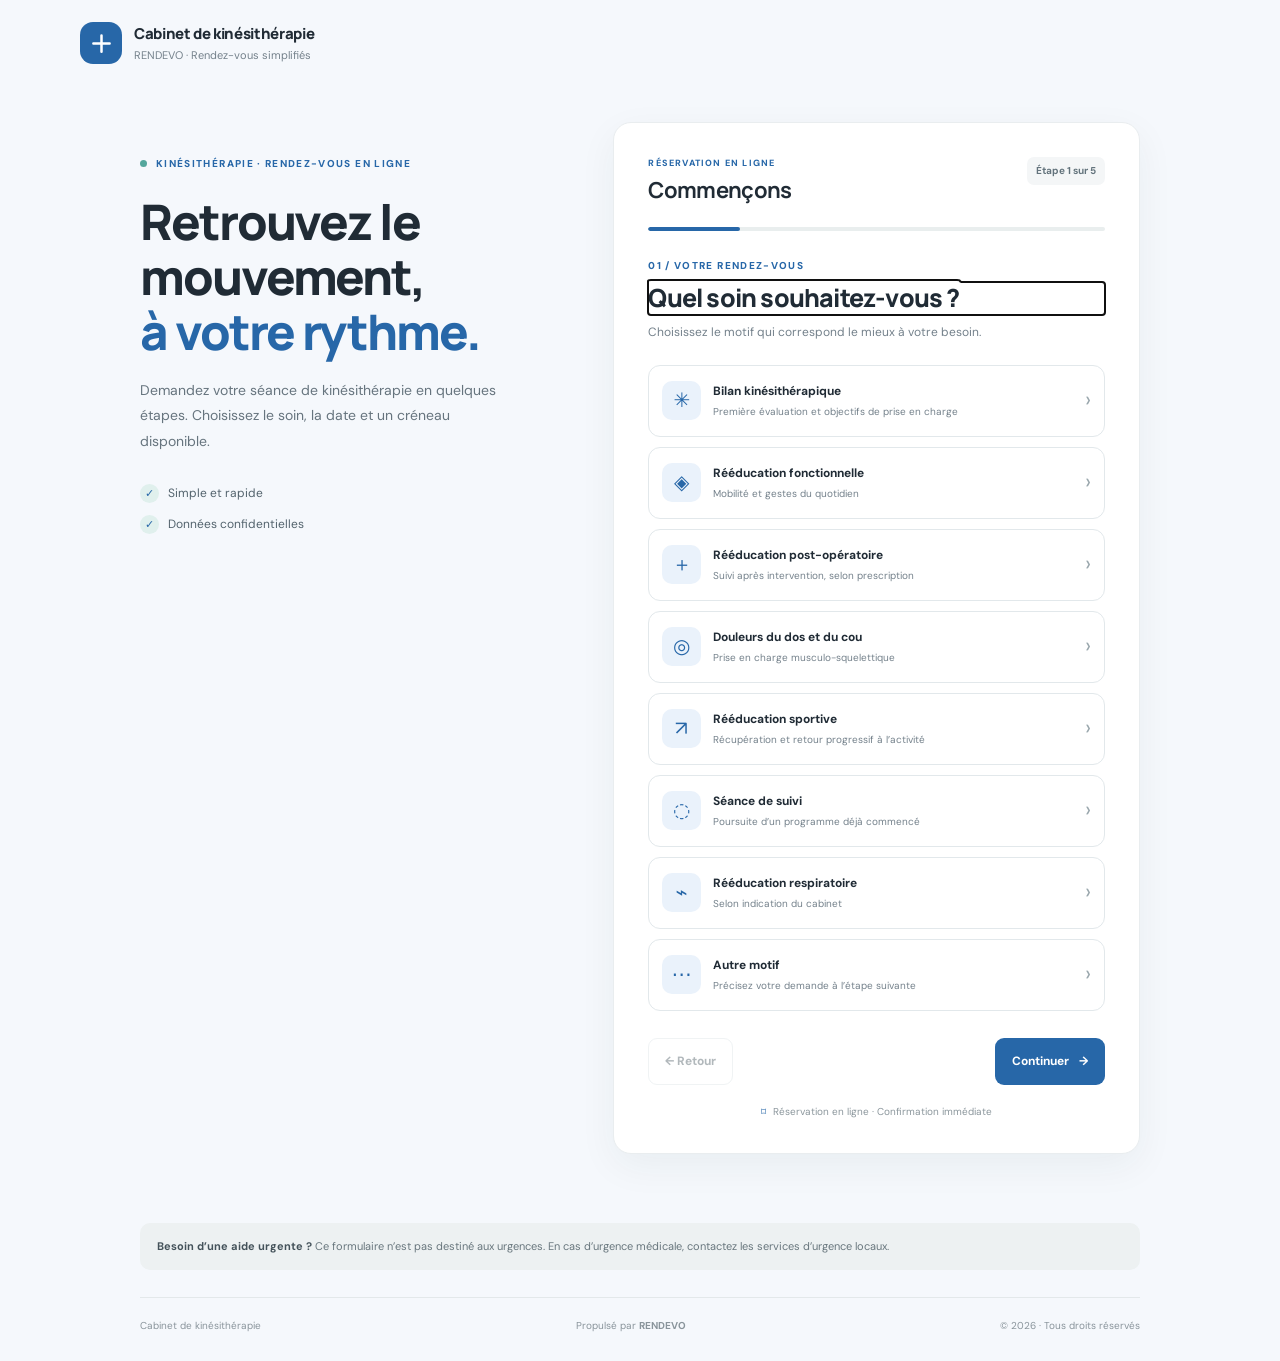
<file: index.html>
<!doctype html>
<html lang="fr">
<head>
  <meta charset="utf-8">
  <meta name="viewport" content="width=device-width, initial-scale=1">
  <meta name="theme-color" content="#f7f8fa">
  <meta name="description" content="Demandez un rendez-vous auprès de votre cabinet de kinésithérapie en quelques étapes simples.">
  <title>Prendre rendez-vous | Cabinet de kinésithérapie</title>
  <link rel="preconnect" href="https://fonts.googleapis.com">
  <link rel="preconnect" href="https://fonts.gstatic.com" crossorigin>
  <link href="https://fonts.googleapis.com/css2?family=DM+Sans:wght@400;500;600;700&family=Manrope:wght@400;500;600;700;800&display=swap" rel="stylesheet">
  <link rel="stylesheet" href="styles.css">
  <script src="config.js?v=2" defer></script>
  <script src="app.js?v=3" defer></script>
</head>
<body>
  <a class="skip-link" href="#booking">Passer au formulaire</a>
  <header class="site-header">
    <a class="brand" href="./" aria-label="Accueil du cabinet">
      <span class="brand-mark" aria-hidden="true">
        <svg viewBox="0 0 40 40" role="img"><path d="M20 7v26M7 20h26" fill="none" stroke="currentColor" stroke-width="4" stroke-linecap="round"/></svg>
      </span>
      <span class="brand-copy"><strong id="clinic-name">Cabinet de kinésithérapie</strong><small>RENDEVO · Rendez-vous simplifiés</small></span>
    </a>
    <a class="header-contact" id="header-phone" href="tel:" aria-label="Appeler le cabinet">
      <span class="contact-icon" aria-hidden="true">↗</span>
      <span><small>Une question ?</small><strong>Nous contacter</strong></span>
    </a>
  </header>

  <main id="booking" class="page-shell">
    <section class="intro" aria-labelledby="page-title">
      <p class="eyebrow"><span class="eyebrow-dot"></span> KINÉSITHÉRAPIE · RENDEZ-VOUS EN LIGNE</p>
      <h1 id="page-title">Retrouvez le mouvement,<br><span>à votre rythme.</span></h1>
      <p class="intro-copy">Demandez votre séance de kinésithérapie en quelques étapes. Choisissez le soin, la date et un créneau disponible.</p>
      <div class="trust-row">
        <span><span class="trust-check" aria-hidden="true">✓</span> Simple et rapide</span>
        <span><span class="trust-check" aria-hidden="true">✓</span> Données confidentielles</span>
      </div>
    </section>

    <section class="booking-card" aria-labelledby="form-heading">
      <div class="card-topline">
        <div>
          <p class="card-kicker">RÉSERVATION EN LIGNE</p>
          <h2 id="form-heading">Commençons</h2>
        </div>
        <span class="step-counter" id="step-counter">Étape 1 sur 5</span>
      </div>

      <div class="progress-track" role="progressbar" aria-label="Progression du formulaire" aria-valuemin="1" aria-valuemax="5" aria-valuenow="1" id="progress-track">
        <span id="progress-fill"></span>
      </div>

      <div id="form-alert" class="form-alert" role="alert" hidden></div>

      <form id="appointment-form" novalidate>
        <div class="form-step is-active" data-step="1" aria-labelledby="step-title-1">
          <p class="step-label">01 / VOTRE RENDEZ-VOUS</p>
          <h3 id="step-title-1">Quel soin souhaitez-vous ?</h3>
          <p class="step-description">Choisissez le motif qui correspond le mieux à votre besoin.</p>
          <div class="choice-grid" id="service-options">
<label class="choice-card"><input type="radio" name="service" value="Bilan kinésithérapique" required><span class="choice-icon" aria-hidden="true">✳</span><span class="choice-text"><strong>Bilan kinésithérapique</strong><small>Première évaluation et objectifs de prise en charge</small></span><span class="choice-arrow" aria-hidden="true">›</span></label>
<label class="choice-card"><input type="radio" name="service" value="Rééducation fonctionnelle" required><span class="choice-icon" aria-hidden="true">◈</span><span class="choice-text"><strong>Rééducation fonctionnelle</strong><small>Mobilité et gestes du quotidien</small></span><span class="choice-arrow" aria-hidden="true">›</span></label>
<label class="choice-card"><input type="radio" name="service" value="Rééducation post-opératoire" required><span class="choice-icon" aria-hidden="true">＋</span><span class="choice-text"><strong>Rééducation post-opératoire</strong><small>Suivi après intervention, selon prescription</small></span><span class="choice-arrow" aria-hidden="true">›</span></label>
<label class="choice-card"><input type="radio" name="service" value="Douleurs du dos et du cou" required><span class="choice-icon" aria-hidden="true">◎</span><span class="choice-text"><strong>Douleurs du dos et du cou</strong><small>Prise en charge musculo-squelettique</small></span><span class="choice-arrow" aria-hidden="true">›</span></label>
<label class="choice-card"><input type="radio" name="service" value="Rééducation sportive" required><span class="choice-icon" aria-hidden="true">↗</span><span class="choice-text"><strong>Rééducation sportive</strong><small>Récupération et retour progressif à l’activité</small></span><span class="choice-arrow" aria-hidden="true">›</span></label>
<label class="choice-card"><input type="radio" name="service" value="Séance de suivi" required><span class="choice-icon" aria-hidden="true">◌</span><span class="choice-text"><strong>Séance de suivi</strong><small>Poursuite d’un programme déjà commencé</small></span><span class="choice-arrow" aria-hidden="true">›</span></label>
<label class="choice-card"><input type="radio" name="service" value="Rééducation respiratoire" required><span class="choice-icon" aria-hidden="true">⌁</span><span class="choice-text"><strong>Rééducation respiratoire</strong><small>Selon indication du cabinet</small></span><span class="choice-arrow" aria-hidden="true">›</span></label>
<label class="choice-card"><input type="radio" name="service" value="Autre motif" required><span class="choice-icon" aria-hidden="true">⋯</span><span class="choice-text"><strong>Autre motif</strong><small>Précisez votre demande à l’étape suivante</small></span><span class="choice-arrow" aria-hidden="true">›</span></label>
          </div>
        </div>

        <div class="form-step" data-step="2" aria-labelledby="step-title-2" hidden>
          <p class="step-label">02 / DATE ET HORAIRE</p>
          <h3 id="step-title-2">Quand êtes-vous disponible ?</h3>
          <p class="step-description">Choisissez une date pour afficher les horaires réellement disponibles.</p>
          <div class="field-group">
            <label for="preferred-date">Date souhaitée <span class="required">*</span></label>
            <input id="preferred-date" name="preferredDate" type="date" required>
            <small class="field-hint">Les dates passées ne sont pas acceptées.</small>
          </div>
          <div class="field-group">
            <label for="preferred-time">Heure disponible <span class="required">*</span></label>
            <select id="preferred-time" name="preferredTime" required disabled>
              <option value="">Choisissez d’abord une date</option>
            </select>
            <small class="field-hint" id="slot-status" aria-live="polite">Choisissez une date pour afficher les heures disponibles.</small>
          </div>
        </div>

        <div class="form-step" data-step="3" aria-labelledby="step-title-3" hidden>
          <p class="step-label">03 / VOS COORDONNÉES</p>
          <h3 id="step-title-3">Comment vous joindre ?</h3>
          <p class="step-description">Ces informations nous permettent de vous recontacter au sujet de votre demande.</p>
          <div class="field-group">
            <label for="full-name">Nom et prénom <span class="required">*</span></label>
            <input id="full-name" name="fullName" type="text" autocomplete="name" placeholder="Ex. Amine Benali" minlength="2" maxlength="100" required>
          </div>
          <div class="field-group">
            <label for="phone">Numéro de téléphone <span class="required">*</span></label>
            <input id="phone" name="phone" type="tel" inputmode="tel" autocomplete="tel" placeholder="Ex. 0550 12 34 56" maxlength="25" required>
            <small class="field-hint">Un numéro algérien ou international valide.</small>
          </div>
          <div class="field-group">
            <label for="email">Adresse e-mail <span class="required">*</span></label>
            <input id="email" name="email" type="email" autocomplete="email" placeholder="vous@exemple.com" maxlength="150" required>
          </div>
        </div>

        <div class="form-step" data-step="4" aria-labelledby="step-title-4" hidden>
          <p class="step-label">04 / INFORMATIONS COMPLÉMENTAIRES</p>
          <h3 id="step-title-4">Souhaitez-vous ajouter quelque chose ?</h3>
          <p class="step-description">Ne partagez pas de détails médicaux sensibles dans ce champ.</p>
          <div class="field-group">
            <label for="notes">Message au cabinet <span class="optional">(facultatif)</span></label>
            <textarea id="notes" name="notes" rows="5" maxlength="1000" placeholder="Une précision utile pour organiser votre rendez-vous…"></textarea>
            <div class="field-footer"><small class="field-hint">1 000 caractères maximum.</small><small id="notes-count">0 / 1000</small></div>
          </div>
          <div class="privacy-note"><span aria-hidden="true">⌑</span><p>Vos informations sont utilisées uniquement pour traiter votre demande de rendez-vous.</p></div>
        </div>

        <div class="form-step" data-step="5" aria-labelledby="step-title-5" hidden>
          <p class="step-label">05 / VÉRIFICATION</p>
          <h3 id="step-title-5">Confirmez votre rendez-vous</h3>
          <p class="step-description">Vérifiez vos informations et l’heure choisie avant de confirmer.</p>
          <dl class="review-list" id="review-list"></dl>
          <label class="consent-row"><input type="checkbox" id="privacy-consent" name="privacyConsent" required><span>J’accepte que le cabinet utilise ces informations pour traiter ma demande de rendez-vous. <span class="required">*</span></span></label>
          <p class="disclaimer">Votre créneau sera réservé immédiatement si les informations sont valides et que la disponibilité n’a pas changé.</p>
        </div>

        <div class="form-actions" id="form-actions">
          <button class="button button-secondary" id="back-button" type="button" disabled>← Retour</button>
          <button class="button button-primary" id="next-button" type="button">Continuer <span aria-hidden="true">→</span></button>
          <button class="button button-primary" id="submit-button" type="submit" hidden>Confirmer mon rendez-vous <span aria-hidden="true">→</span></button>
        </div>
        <p class="secure-footnote"><span aria-hidden="true">⌑</span> Réservation en ligne · Confirmation immédiate</p>
      </form>

      <section id="success-panel" class="success-panel" aria-labelledby="success-title" hidden>
        <div class="success-symbol" aria-hidden="true">✓</div>
        <p class="card-kicker">RÉSERVATION CONFIRMÉE</p>
        <h3 id="success-title">Votre rendez-vous est confirmé.</h3>
        <p id="success-message">Votre rendez-vous est confirmé. Conservez votre référence de réservation.</p>
        <p class="reference-line" id="request-reference" hidden></p>
        <p class="cancel-note" id="cancel-note" hidden>Vous pouvez annuler ce rendez-vous si nécessaire : <a id="cancel-link" href="#" rel="nofollow">Annuler mon rendez-vous</a>.</p>
        <button class="button button-secondary" id="new-request-button" type="button">Faire une nouvelle demande</button>
      </section>
    </section>
    <p class="emergency-note"><strong>Besoin d’une aide urgente ?</strong> Ce formulaire n’est pas destiné aux urgences. En cas d’urgence médicale, contactez les services d’urgence locaux.</p>
  </main>

  <footer class="site-footer">
    <span id="footer-clinic-name">Cabinet médical</span>
    <span>Propulsé par <strong>RENDEVO</strong></span>
    <span>© <span id="current-year"></span> · Tous droits réservés</span>
  </footer>
</body>
</html>
</file>
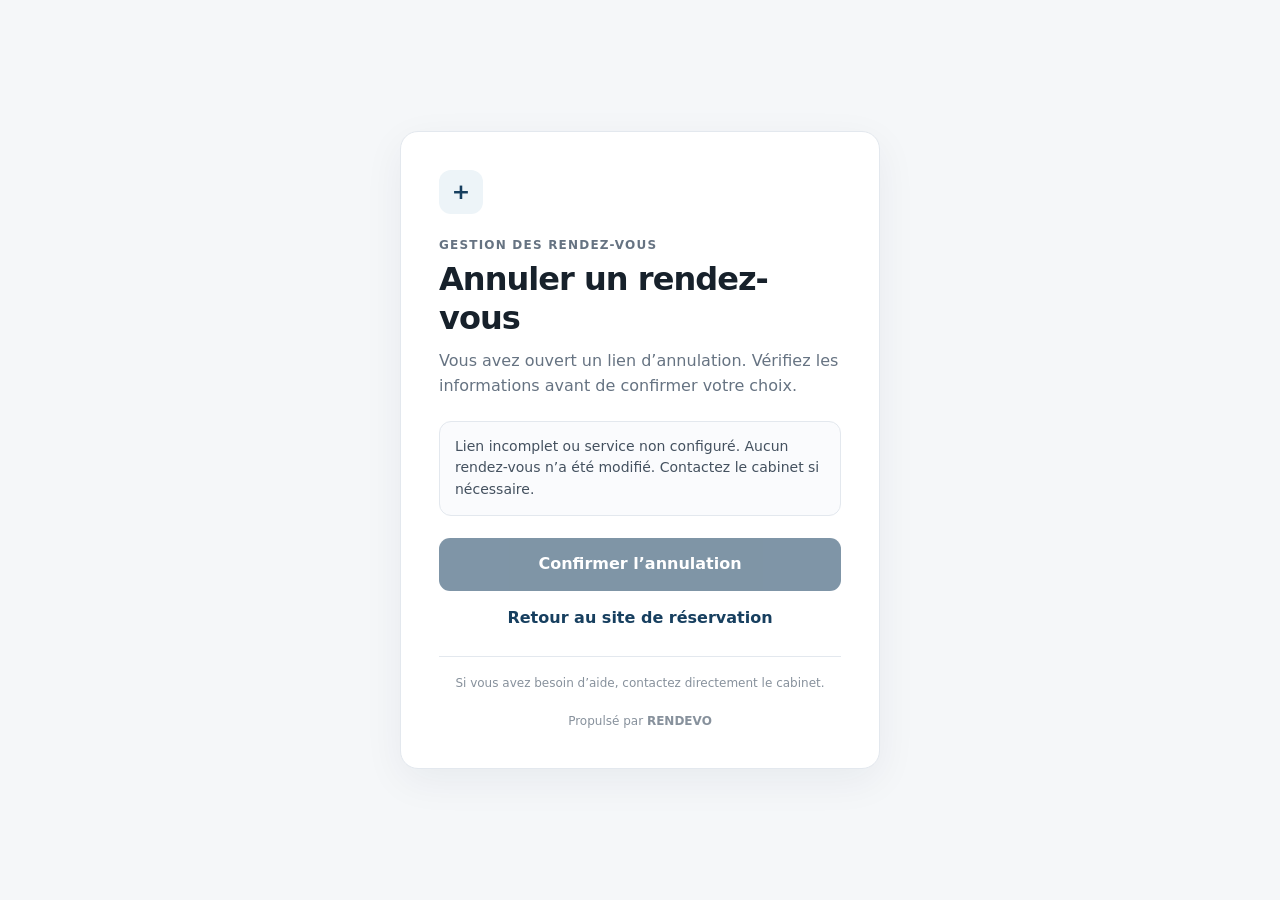
<file: cancel.html>
<!doctype html>
<html lang="fr">
<head>
  <meta charset="utf-8">
  <meta name="viewport" content="width=device-width, initial-scale=1">
  <meta name="theme-color" content="#f7f8fa">
  <title>Annulation de rendez-vous</title>
  <style>
    :root{color-scheme:light;--ink:#17212b;--muted:#667382;--line:#e3e8ee;--paper:#fff;--bg:#f5f7f9;--accent:#173f5f;--soft:#edf4f8}
    *{box-sizing:border-box}
    body{margin:0;min-height:100vh;background:var(--bg);color:var(--ink);font:16px/1.55 system-ui,-apple-system,BlinkMacSystemFont,"Segoe UI",sans-serif;display:grid;place-items:center;padding:24px}
    main{width:min(100%,480px);background:var(--paper);border:1px solid var(--line);border-radius:18px;padding:clamp(24px,6vw,38px);box-shadow:0 12px 40px rgba(20,40,60,.06)}
    .mark{width:44px;height:44px;border-radius:12px;background:var(--soft);display:grid;place-items:center;color:var(--accent);font-size:22px;font-weight:700}
    .eyebrow{margin:22px 0 6px;color:var(--muted);font-size:12px;font-weight:700;letter-spacing:.1em;text-transform:uppercase}
    h1{font-size:clamp(25px,6vw,32px);line-height:1.2;letter-spacing:-.03em;margin:0 0 12px}
    p{margin:0 0 16px;color:var(--muted)}
    .notice{margin:22px 0;padding:14px 15px;border:1px solid var(--line);border-radius:12px;background:#fafbfd;color:#44515f;font-size:14px}
    button{width:100%;border:0;border-radius:11px;padding:14px 18px;background:var(--accent);color:white;font:inherit;font-weight:650;cursor:pointer}
    button:disabled{opacity:.55;cursor:not-allowed}
    .secondary{display:block;margin-top:15px;text-align:center;color:var(--accent);font-weight:600;text-decoration:none}
    .status{margin-top:16px;font-size:14px;color:var(--muted);overflow-wrap:anywhere}
    .hidden{display:none}
    footer{margin-top:26px;border-top:1px solid var(--line);padding-top:17px;color:#87919c;font-size:12px;text-align:center}
  </style>
</head>
<body>
  <main>
    <div class="mark" aria-hidden="true">+</div>
    <div class="eyebrow">Gestion des rendez-vous</div>
    <h1>Annuler un rendez-vous</h1>
    <p>Vous avez ouvert un lien d’annulation. Vérifiez les informations avant de confirmer votre choix.</p>
    <div class="notice" id="notice" role="status">La vérification sécurisée de ce lien n’est pas encore activée. Votre rendez-vous n’a pas été modifié.</div>
    <button id="cancelButton" type="button" disabled>Confirmer l’annulation</button>
    <a class="secondary" href="./index.html">Retour au site de réservation</a>
    <p class="status" id="status" aria-live="polite"></p>
    <footer>Si vous avez besoin d’aide, contactez directement le cabinet.<br><br>Propulsé par <strong>RENDEVO</strong></footer>
  </main>
  <script src="./config.js"></script>
  <script>
    // The server verifies the one-time token; a booking reference alone is never enough.
    (function () {
      const notice = document.getElementById("notice");
      const button = document.getElementById("cancelButton");
      const status = document.getElementById("status");
      const params = new URLSearchParams(window.location.search);
      const reference = params.get("ref");
      const token = params.get("token");

      const endpoint = window.BOOKING_CONFIG && window.BOOKING_CONFIG.appsScriptUrl;
      if (!reference || !token || !endpoint) {
        notice.textContent = "Lien incomplet ou service non configuré. Aucun rendez-vous n’a été modifié. Contactez le cabinet si nécessaire.";
        button.disabled = true;
      } else {
        notice.textContent = "Référence : " + reference + ". Si vous confirmez, le rendez-vous sera annulé et le lien ne pourra plus être réutilisé.";
        button.disabled = false;
      }
      button.addEventListener("click", async function () {
        if (!reference || !token || !endpoint || button.disabled) return;
        const accepted = window.confirm("Confirmez-vous l’annulation de ce rendez-vous ? Cette action ne peut pas être annulée ici.");
        if (!accepted) return;
        button.disabled = true;
        button.textContent = "Annulation en cours…";
        status.textContent = "";
        try {
          const response = await fetch(endpoint, {
            method: "POST",
            redirect: "follow",
            headers: { "Content-Type": "text/plain;charset=utf-8" },
            body: JSON.stringify({ action: "cancel", reference: reference, token: token })
          });
          if (!response.ok) throw new Error("Le service est temporairement indisponible.");
          const result = await response.json();
          if (!result || result.success !== true) throw new Error(result && result.message ? result.message : "L’annulation n’a pas abouti.");
          notice.textContent = result.message || "Votre rendez-vous a été annulé.";
          button.textContent = "Rendez-vous annulé";
          status.textContent = "Vous pouvez fermer cette page.";
        } catch (error) {
          button.disabled = false;
          button.textContent = "Réessayer l’annulation";
          status.textContent = (error && error.message ? error.message : "Erreur de connexion.") + " Si le problème persiste, contactez le cabinet. Vérifiez le statut dans le tableau avant de réessayer.";
        }
      });
    })();
  </script>
</body>
</html>
</file>
<file: styles.css>
:root {
  color-scheme: light;
  --ink: #202b35;
  --muted: #74818b;
  --line: #e2e8eb;
  --paper: #ffffff;
  --canvas: #f5f8fc;
  --teal: #2767a8;
  --teal-dark: #1d4e83;
  --teal-soft: #eaf2fb;
  --danger: #b42318;
  --radius: 18px;
  font-family: "DM Sans", system-ui, -apple-system, BlinkMacSystemFont, "Segoe UI", sans-serif;
  font-synthesis: none;
  text-rendering: optimizeLegibility;
  -webkit-font-smoothing: antialiased;
  -moz-osx-font-smoothing: grayscale;
}
* { box-sizing: border-box; }
html { min-width: 320px; background: var(--canvas); scroll-behavior: auto; }
body { margin: 0; color: var(--ink); background: var(--canvas); font-size: 15px; line-height: 1.55; }
button, input, textarea, select { font: inherit; }
button, a, input, textarea, select { -webkit-tap-highlight-color: transparent; }
a { color: inherit; }
button:focus-visible, a:focus-visible, input:focus-visible, textarea:focus-visible, select:focus-visible { outline: 3px solid #8ac8c2; outline-offset: 3px; }
[hidden] { display: none !important; }
.skip-link { position: absolute; z-index: 10; top: 8px; left: 8px; padding: 10px 14px; transform: translateY(-150%); background: white; border: 1px solid var(--line); border-radius: 8px; }
.skip-link:focus { transform: translateY(0); }
.site-header { width: min(1120px, calc(100% - 48px)); margin: 0 auto; min-height: 86px; display: flex; align-items: center; justify-content: space-between; gap: 20px; }
.brand { display: inline-flex; align-items: center; gap: 12px; text-decoration: none; min-width: 0; }
.brand-mark { width: 42px; height: 42px; display: grid; place-items: center; color: white; background: var(--teal); border-radius: 13px; flex: 0 0 auto; }
.brand-mark svg { width: 25px; height: 25px; }
.brand-copy { display: flex; flex-direction: column; line-height: 1.3; }
.brand-copy strong { font-family: Manrope, sans-serif; font-size: 15px; font-weight: 800; letter-spacing: -.35px; }
.brand-copy small { margin-top: 4px; color: var(--muted); font-size: 11px; }
.header-contact { display: flex; align-items: center; gap: 10px; text-decoration: none; }
.contact-icon { width: 37px; height: 37px; display: grid; place-items: center; border: 1px solid var(--line); border-radius: 50%; color: var(--teal); background: white; font-size: 18px; }
.header-contact span:last-child { display: flex; flex-direction: column; line-height: 1.35; }
.header-contact small { color: var(--muted); font-size: 11px; }
.header-contact strong { font-size: 12px; font-weight: 700; }
.page-shell { width: min(1000px, calc(100% - 40px)); margin: 36px auto 0; display: grid; grid-template-columns: minmax(0, .86fr) minmax(0, 1.14fr); align-items: start; gap: clamp(30px, 6vw, 76px); }
.intro { padding-top: 34px; }
.eyebrow, .card-kicker, .step-label { margin: 0; color: var(--teal); font-size: 10px; font-weight: 800; letter-spacing: 1.35px; }
.eyebrow { display: flex; align-items: center; gap: 9px; }
.eyebrow-dot { width: 7px; height: 7px; border-radius: 50%; background: #53a69c; }
h1, h2, h3, p { overflow-wrap: anywhere; }
h1 { margin: 22px 0 18px; font-family: Manrope, sans-serif; font-size: clamp(34px, 4.3vw, 49px); font-weight: 800; letter-spacing: -2.1px; line-height: 1.13; }
h1 span { color: var(--teal); }
.intro-copy { max-width: 360px; margin: 0; color: #66747e; font-size: 14px; line-height: 1.85; }
.trust-row { display: flex; flex-direction: column; gap: 12px; margin-top: 29px; color: #53636d; font-size: 12px; }
.trust-row > span { display: flex; align-items: center; gap: 9px; }
.trust-check { display: grid; place-items: center; width: 19px; height: 19px; border-radius: 50%; background: #e0f0ed; color: var(--teal); font-size: 11px; font-weight: 800; }
.booking-card { min-width: 0; padding: clamp(22px, 3.4vw, 34px); background: var(--paper); border: 1px solid #e9edef; border-radius: var(--radius); box-shadow: 0 12px 38px rgba(25, 48, 56, .055); }
.card-topline { display: flex; justify-content: space-between; align-items: flex-start; gap: 12px; }
.card-kicker { font-size: 9px; letter-spacing: 1.2px; }
.card-topline h2 { margin: 5px 0 0; font-family: Manrope, sans-serif; font-size: 22px; line-height: 1.3; letter-spacing: -.65px; }
.step-counter { flex: 0 0 auto; padding: 6px 9px; color: #63737c; background: #f4f6f7; border-radius: 7px; font-size: 10px; font-weight: 700; }
.progress-track { height: 4px; margin: 22px 0 27px; overflow: hidden; background: #e9eeee; border-radius: 99px; }
.progress-track span { display: block; width: 20%; height: 100%; background: var(--teal); border-radius: inherit; }
.form-step h3, .success-panel h3 { margin: 9px 0 7px; font-family: Manrope, sans-serif; font-size: clamp(21px, 2.7vw, 25px); font-weight: 800; letter-spacing: -.8px; line-height: 1.3; }
.step-description { margin: 0 0 22px; color: var(--muted); font-size: 12px; line-height: 1.75; }
.choice-grid { display: grid; gap: 10px; }
.choice-card { position: relative; display: flex; align-items: center; gap: 12px; min-height: 72px; padding: 13px; border: 1px solid var(--line); border-radius: 12px; cursor: pointer; transition: border-color .12s ease, background-color .12s ease; }
.choice-card:has(input:checked) { border-color: var(--teal); background: #f3faf8; box-shadow: inset 0 0 0 1px var(--teal); }
.choice-card:focus-within { outline: 3px solid #b8deda; outline-offset: 2px; }
.choice-card input { position: absolute; opacity: 0; pointer-events: none; }
.choice-icon { display: grid; place-items: center; width: 39px; height: 39px; flex: 0 0 auto; color: var(--teal); background: var(--teal-soft); border-radius: 10px; font-size: 20px; }
.choice-text { display: flex; min-width: 0; flex: 1; flex-direction: column; gap: 3px; }
.choice-text strong { font-size: 12px; font-weight: 700; }
.choice-text small { color: var(--muted); font-size: 10px; }
.choice-arrow { color: #9aa7ad; font-size: 22px; }
.field-group { display: flex; flex-direction: column; gap: 8px; margin: 0 0 20px; }
.field-group > label, .fieldset-reset legend { color: #35434c; font-size: 12px; font-weight: 700; }
.required { color: #bd5149; }
.optional { color: #89949b; font-size: 10px; font-weight: 500; }
.field-group input, .field-group textarea, .field-group select { width: 100%; min-width: 0; padding: 13px 14px; color: var(--ink); background: #fff; border: 1px solid #dce4e7; border-radius: 9px; outline: none; font-size: 13px; }
.field-group input, .field-group select { min-height: 47px; }
.field-group textarea { min-height: 115px; resize: vertical; }
.field-group input::placeholder, .field-group textarea::placeholder { color: #a3adb2; }
.field-group input:focus, .field-group textarea:focus, .field-group select:focus { border-color: var(--teal); box-shadow: 0 0 0 3px #e5f3f1; }
.field-group select:disabled { color: #89949b; background: #f8fafb; cursor: wait; }
.field-hint { color: #89949b; font-size: 10px; }
.fieldset-reset { min-width: 0; padding: 0; border: 0; }
.fieldset-reset legend { margin-bottom: 10px; }
.time-grid { display: grid; grid-template-columns: repeat(3, minmax(0, 1fr)); gap: 8px; }
.time-option { cursor: pointer; }
.time-option input { position: absolute; opacity: 0; }
.time-option span { display: grid; min-height: 46px; place-items: center; padding: 8px 4px; border: 1px solid var(--line); border-radius: 9px; color: #52616a; font-size: 10px; text-align: center; }
.time-option input:checked + span { border-color: var(--teal); color: var(--teal-dark); background: var(--teal-soft); font-weight: 700; }
.time-option input:focus-visible + span { outline: 3px solid #8ac8c2; outline-offset: 2px; }
.field-footer { display: flex; justify-content: space-between; gap: 12px; }
.field-footer > small:last-child { color: #89949b; font-size: 10px; }
.privacy-note { display: flex; align-items: flex-start; gap: 11px; padding: 13px; background: #f5f8f8; border-radius: 10px; color: #66747e; }
.privacy-note > span { color: var(--teal); font-size: 18px; line-height: 1; }
.privacy-note p { margin: 0; font-size: 10px; line-height: 1.7; }
.form-actions { display: flex; justify-content: space-between; gap: 12px; margin-top: 27px; }
.button { display: inline-flex; justify-content: center; align-items: center; gap: 10px; min-height: 47px; padding: 11px 16px; border: 1px solid transparent; border-radius: 9px; cursor: pointer; font-size: 12px; font-weight: 700; }
.button:disabled { cursor: not-allowed; opacity: .42; }
.button-primary { color: white; background: var(--teal); }
.button-primary:hover:not(:disabled) { background: var(--teal-dark); }
.button-secondary { color: #485760; background: white; border-color: #dce4e7; }
.button-secondary:hover:not(:disabled) { background: #f6f8f8; }
.secure-footnote { display: flex; justify-content: center; align-items: center; gap: 7px; margin: 19px 0 0; color: #8b969c; font-size: 10px; text-align: center; }
.secure-footnote span { color: var(--teal); }
.form-alert { margin: 0 0 18px; padding: 11px 13px; color: #8e241c; background: #fff1f0; border: 1px solid #f3cfcc; border-radius: 9px; font-size: 12px; }
.review-list { margin: 0 0 22px; border-top: 1px solid var(--line); }
.review-row { display: grid; grid-template-columns: minmax(95px, .8fr) minmax(0, 1.2fr); gap: 12px; padding: 12px 0; border-bottom: 1px solid var(--line); }
.review-row dt { color: var(--muted); font-size: 11px; }
.review-row dd { margin: 0; color: #34434b; font-size: 11px; font-weight: 700; overflow-wrap: anywhere; }
.consent-row { display: flex; align-items: flex-start; gap: 10px; color: #5d6a72; font-size: 11px; line-height: 1.7; cursor: pointer; }
.consent-row input { flex: 0 0 auto; width: 17px; height: 17px; margin-top: 2px; accent-color: var(--teal); }
.disclaimer { margin: 15px 0 0; padding-left: 12px; border-left: 2px solid #a7cfca; color: #78858c; font-size: 10px; line-height: 1.7; }
.success-panel { padding: 20px 0 2px; text-align: center; }
.success-symbol { display: grid; place-items: center; width: 54px; height: 54px; margin: 0 auto 18px; border-radius: 50%; color: var(--teal); background: var(--teal-soft); font-size: 25px; font-weight: 700; }
.success-panel > p:not(.card-kicker) { color: var(--muted); font-size: 12px; line-height: 1.8; }
.success-panel .button { width: 100%; margin-top: 14px; }
.reference-line { padding: 9px; border-radius: 7px; background: #f4f7f7; font-weight: 700; }
.cancel-note { margin: 14px 0 0; padding: 12px; border: 1px solid var(--line); border-radius: 9px; color: #66747e; background: #f8fafb; font-size: 11px; line-height: 1.7; }
.cancel-note a { color: var(--teal-dark); font-weight: 800; text-underline-offset: 3px; }
.emergency-note { grid-column: 1 / -1; margin: -7px 0 0; padding: 14px 17px; color: #68767d; background: #edf1f2; border-radius: 10px; font-size: 11px; line-height: 1.7; }
.emergency-note strong { color: #44525a; }
.site-footer { width: min(1000px, calc(100% - 40px)); display: flex; justify-content: space-between; gap: 15px; margin: 27px auto 0; padding: 20px 0 28px; border-top: 1px solid #e3e8ea; color: #89949b; font-size: 10px; }
@media (max-width: 760px) {
  .site-header { width: calc(100% - 32px); min-height: 72px; }
  .brand-mark { width: 38px; height: 38px; }
  .page-shell { width: min(520px, calc(100% - 28px)); grid-template-columns: minmax(0, 1fr); gap: 23px; margin-top: 18px; }
  .intro { padding-top: 8px; }
  h1 { margin: 15px 0 11px; font-size: clamp(34px, 8vw, 43px); letter-spacing: -1.7px; }
  .intro-copy { max-width: 470px; font-size: 13px; }
  .trust-row { flex-direction: row; flex-wrap: wrap; gap: 10px 18px; margin-top: 16px; }
  .booking-card { padding: 22px 19px; }
  .emergency-note { margin-top: -5px; }
  .site-footer { width: calc(100% - 32px); }
}
@media (max-width: 420px) {
  .header-contact { gap: 7px; }
  .contact-icon { width: 33px; height: 33px; }
  .header-contact small { font-size: 10px; }
  .header-contact strong { font-size: 11px; }
  .brand-copy strong { font-size: 13px; }
  .brand-copy small { font-size: 10px; }
  .time-grid { grid-template-columns: 1fr; }
  .time-option span { min-height: 42px; }
  .form-actions { gap: 8px; }
  .button { padding: 10px 12px; }
}
@media (prefers-reduced-motion: reduce) {
  *, *::before, *::after { scroll-behavior: auto !important; transition-duration: 0s !important; }
}
</file>
